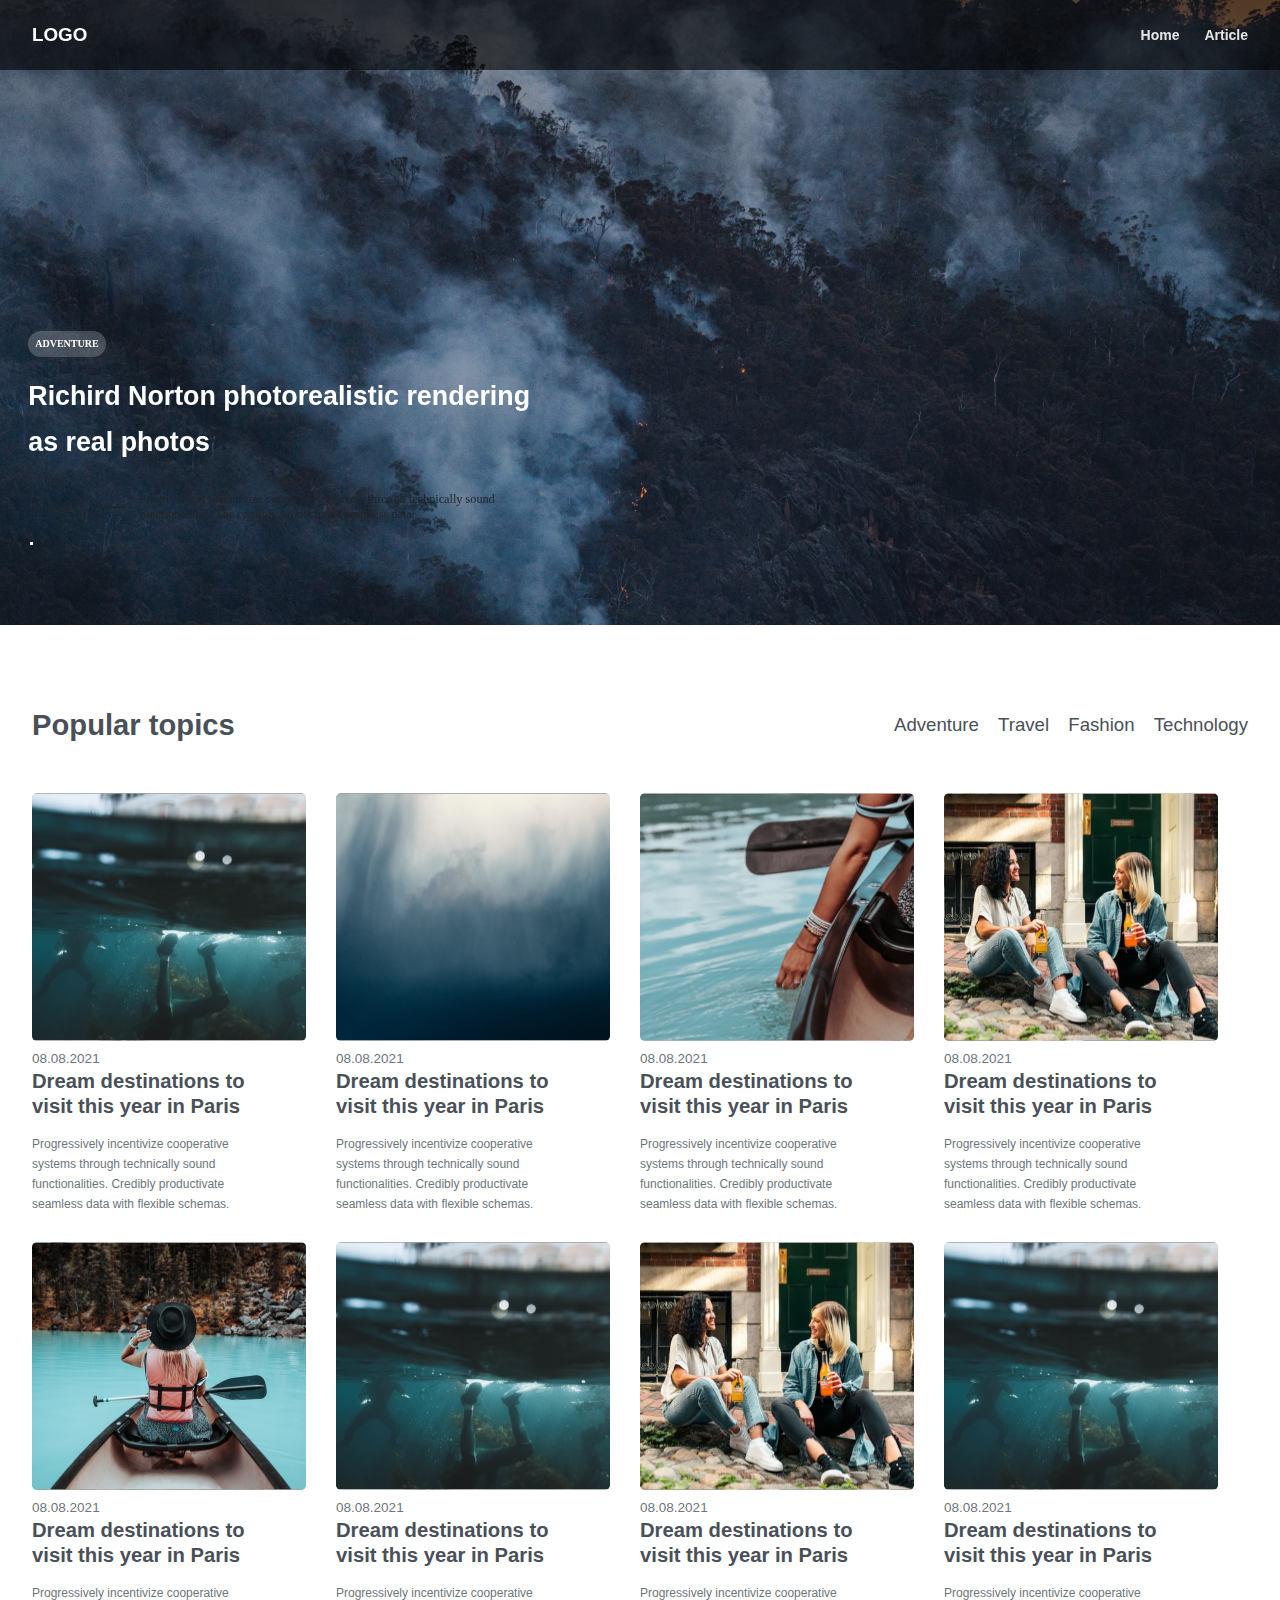
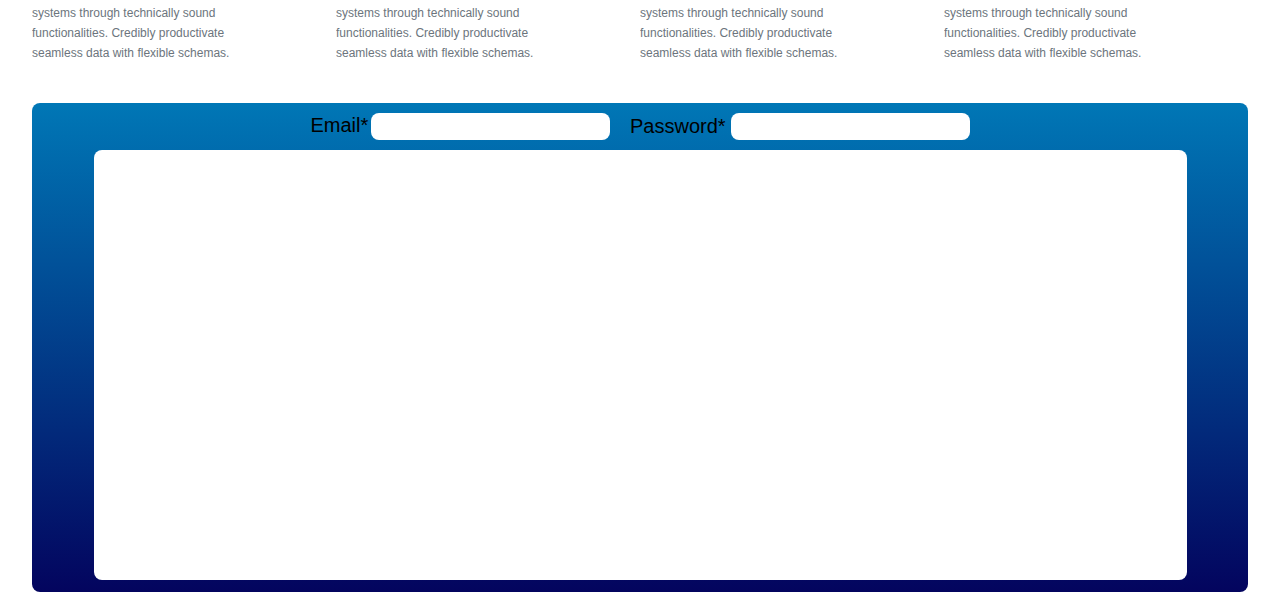
<file: index.html>
<!DOCTYPE html>
<html lang="en">
<head>
	<meta charset="UTF-8">
	<meta http-equiv="X-UA-Compatible" content="IE=edge">
	<meta name="viewport" content="width=device-width, initial-scale=1.0">
	<link rel="stylesheet" href="css/header_style.css">
	<link rel="stylesheet" href="css/main.css">
	<link rel="stylesheet" href="css/erase-default-style.css">
	<link rel="shortcut icon" href="images/photoshop.svg" type="image/x-icon">
	<title>Logo</title>
</head>
<body>
	<div id="wrapper">
		<div class="header">
			<picture>
				<source media="(min-width: 900px)" srcset="images/background_first.svg" class="header-background-image">
				<img src="images/Image.svg" class="header-background-image">
			</picture>
			<div class="header__container">
				<div class="background">
					<div class="container">
						<div class="header__items">
							<div class="header__item_logo">
								Logo
							</div>
							<ul class="header__navigation">
								<li class="header__navigation_item">Home</li>
								<li class="header__navigation_item">Article</li>
							</ul>
						</div>
					</div>
				</div>
				<div class="header__text_container">
					<div class="container">
						<div class="container header__text-itemscontainer">
							<div class="category">ADVENTURE</div>
							<div class="header__title">
								Richird Norton photorealistic rendering as real photos
							</div>
							<div class="header__text_grid-container">
								<div class="date">
									08.08.2021
								</div>
								<div class="emty__element"></div>
								<div class="text">
									Progressively incentivize cooperative systems through technically sound functionalities. The
									credibly productivate seamless data.
								</div>
							</div>
							<ul class="dots">
								<li class="dot"></li>
								<li class="dot"></li>
								<li class="dot"></li>
							</ul>
						</div>
					</div>
				</div>
			</div>
		</div>
		<div class="main">
			<div class="container">
				<div class="main__items">
					<div class="header__main">
						<div class="header__main_logo">Popular topics</div>
						<ul class="main__navigation">
							<li class="main__navigation_item">Adventure</li>
							<li class="main__navigation_item">Travel</li>
							<li class="main__navigation_item">Fashion</li>
							<li class="main__navigation_item">Technology</li>
						</ul>
					</div>
					<div class="main__container">
							<div class="firts__item">
								<figure>
									<img src="images/Blog Image (1).svg" alt="blog">
									<figcaption class="main__date">08.08.2021</figcaption>
								</figure>
								<div class="main__text-body">
									<div class="main__title">
										Dream destinations to visit this
										year in Paris
									</div>
									<div class="main__blog_text">
										Progressively incentivize cooperative systems through
										technically sound functionalities. Credibly productivate
										seamless data with flexible schemas.
									</div>
								</div>
							</div>
							<div class="firts__item">
								<figure>
									<img src="images/Blog Image (6).svg" alt="blog">
									<figcaption class="main__date">08.08.2021</figcaption>
								</figure>
								<div class="main__text-body">
									<div class="main__title">
										Dream destinations to visit this
										year in Paris
									</div>
									<div class="main__blog_text">
										Progressively incentivize cooperative systems through
										technically sound functionalities. Credibly productivate
										seamless data with flexible schemas.
									</div>
								</div>
							</div>
							<div class="firts__item">
								<figure>
									<img src="images/Blog Image (2).svg" alt="blog">
									<figcaption class="main__date">08.08.2021</figcaption>
								</figure>
								<div class="main__text-body">
									<div class="main__title">
										Dream destinations to visit this
										year in Paris
									</div>
									<div class="main__blog_text">
										Progressively incentivize cooperative systems through
										technically sound functionalities. Credibly productivate
										seamless data with flexible schemas.
									</div>
								</div>
							</div>
							<div class="firts__item">
								<figure>
									<img src="images/Blog Image (4).svg" alt="blog">
									<figcaption class="main__date">08.08.2021</figcaption>
								</figure>
								<div class="main__text-body">
									<div class="main__title">
										Dream destinations to visit this
										year in Paris
									</div>
									<div class="main__blog_text">
										Progressively incentivize cooperative systems through
										technically sound functionalities. Credibly productivate
										seamless data with flexible schemas.
									</div>
								</div>
							</div>
							<div class="firts__item">
								<figure>
									<img src="images/Blog Image.svg" alt="blog">
									<figcaption class="main__date">08.08.2021</figcaption>
								</figure>
								<div class="main__text-body">
									<div class="main__title">
										Dream destinations to visit this
										year in Paris
									</div>
									<div class="main__blog_text">
										Progressively incentivize cooperative systems through
										technically sound functionalities. Credibly productivate
										seamless data with flexible schemas.
									</div>
								</div>
							</div>
							<div class="firts__item">
								<figure>
									<img src="images/Blog Image (1).svg" alt="blog">
									<figcaption class="main__date">08.08.2021</figcaption>
								</figure>
								<div class="main__text-body">
									<div class="main__title">
										Dream destinations to visit this
										year in Paris
									</div>
									<div class="main__blog_text">
										Progressively incentivize cooperative systems through
										technically sound functionalities. Credibly productivate
										seamless data with flexible schemas.
									</div>
								</div>
							</div>
							<div class="firts__item">
								<figure>
									<img src="images/Blog Image (4).svg" alt="blog">
									<figcaption class="main__date">08.08.2021</figcaption>
								</figure>
								<div class="main__text-body">
									<div class="main__title">
										Dream destinations to visit this
										year in Paris
									</div>
									<div class="main__blog_text">
										Progressively incentivize cooperative systems through
										technically sound functionalities. Credibly productivate
										seamless data with flexible schemas.
									</div>
								</div>
							</div>
							<div class="firts__item">
								<figure>
									<img src="images/Blog Image (1).svg" alt="blog">
									<figcaption class="main__date">08.08.2021</figcaption>
								</figure>
								<div class="main__text-body">
									<div class="main__title">
										Dream destinations to visit this
										year in Paris
									</div>
									<div class="main__blog_text">
										Progressively incentivize cooperative systems through
										technically sound functionalities. Credibly productivate
										seamless data with flexible schemas.
									</div>
								</div>
							</div>
					</div>
					<div class="leave__post">
						<form action="#">
							<div class="user__information">
								<div class="user__information_item">
									<label for="email" class="title">Email*</label>
									<input type="email" name="email" id="email" class="post__item" required>
								</div>
								<div class="user__information__item">
									<label for="password" class="title">Password*</label>
									<input type="password" name="password" id="password" class="post__item" required>
								</div>
							</div>
							<div class="comment">
								<textarea name="comment" id="comment" cols="100" rows="20" class="post__item" required></textarea>
							</div>
						</form>
					</div>
				</div>
			</div>
		</div>
	</div>
</body>
<br>
</html>
</file>
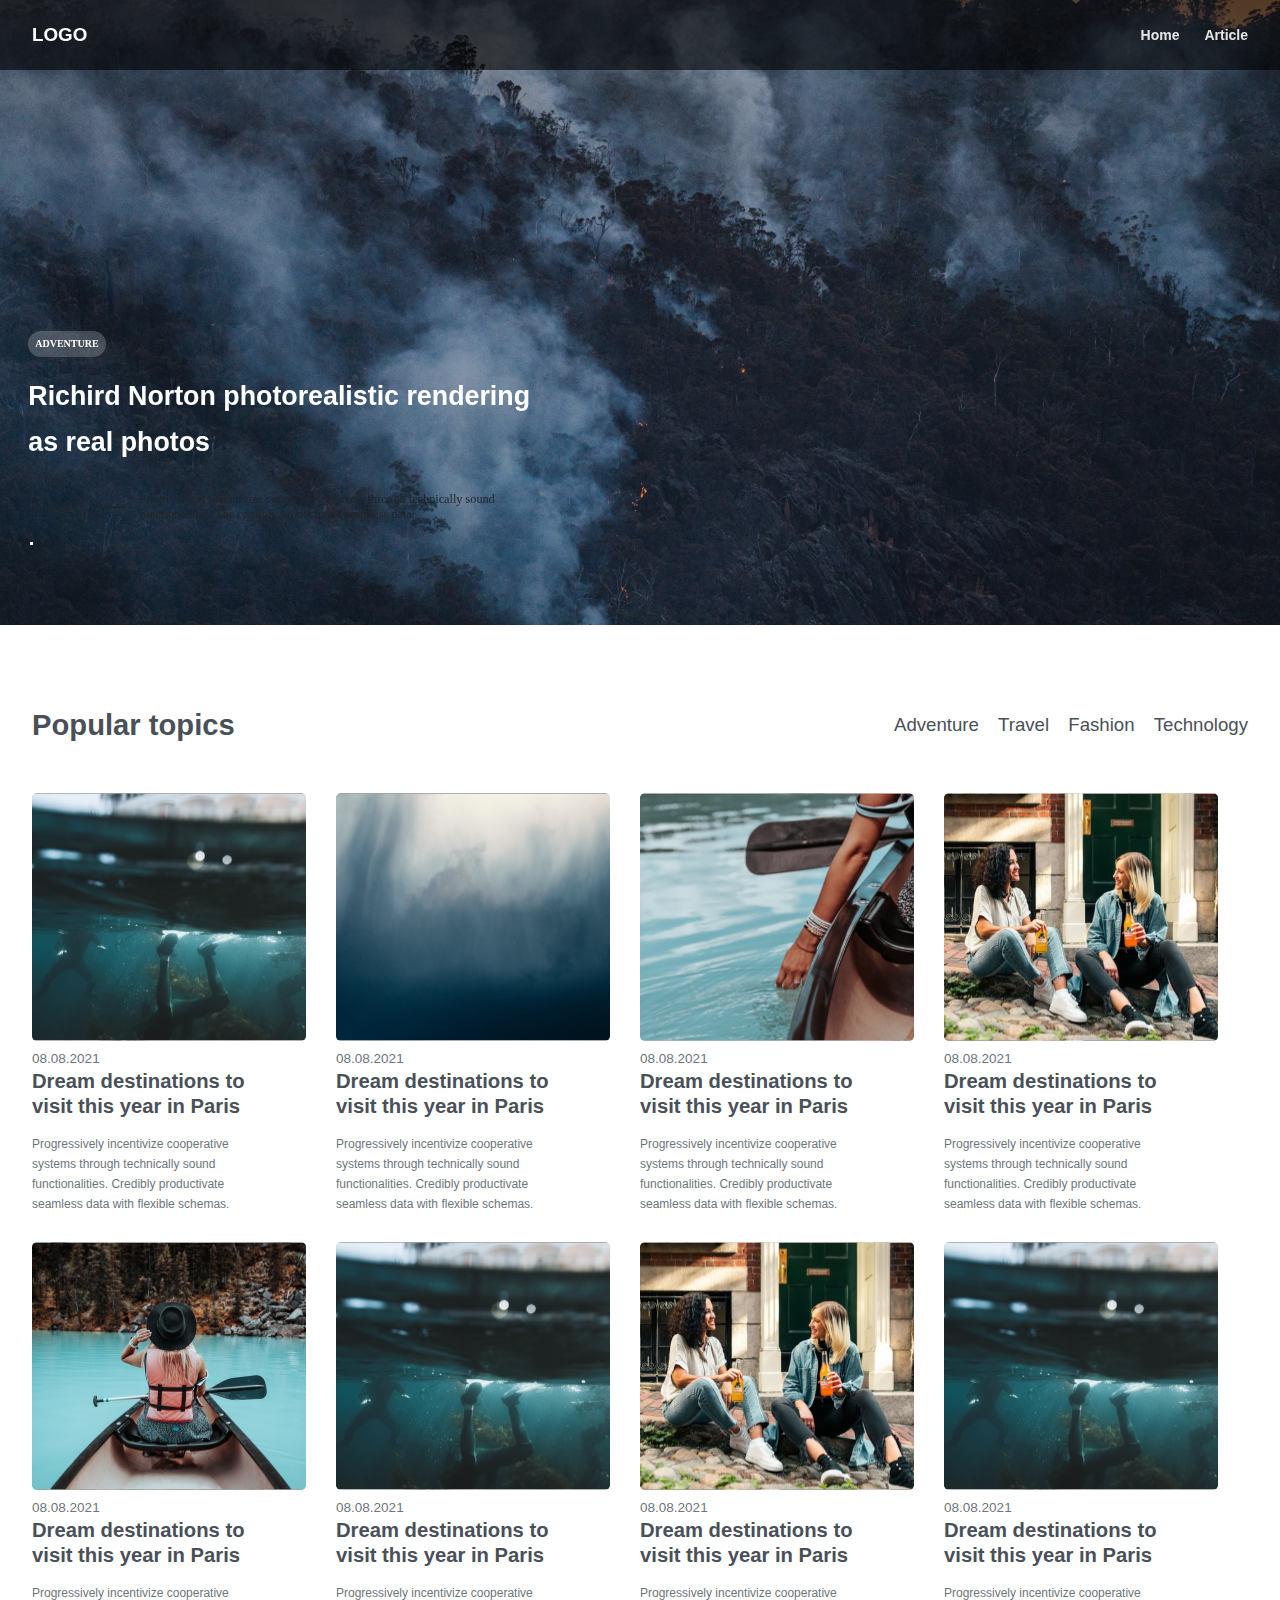
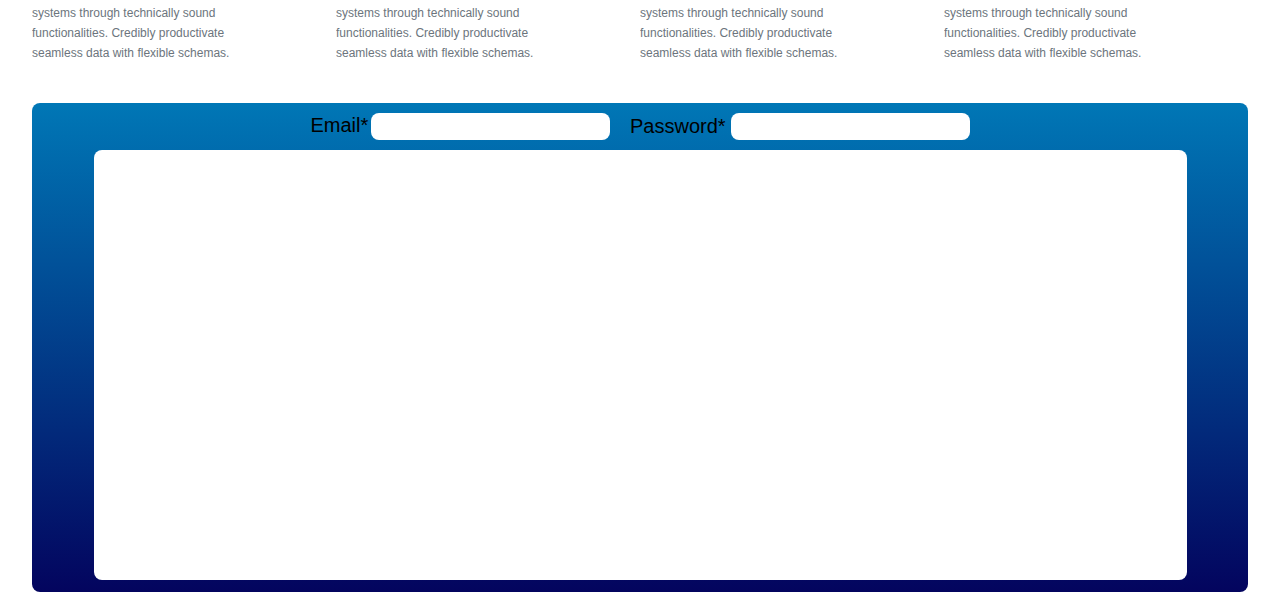
<file: html/index.html>
<!DOCTYPE html>
<html lang="en">
<head>
	<meta charset="UTF-8">
	<meta http-equiv="X-UA-Compatible" content="IE=edge">
	<meta name="viewport" content="width=device-width, initial-scale=1.0">
	<link rel="stylesheet" href="/css/header_style.css">
	<link rel="stylesheet" href="/css/main.css">
	<link rel="stylesheet" href="/css/erase-default-style.css">
	<link rel="shortcut icon" href="/images/photoshop.svg" type="image/x-icon">
	<title>Logo</title>
</head>
<body>
	<div id="wrapper">
		<div class="header">
			<picture>
				<source media="(min-width: 900px)" srcset="/images/background_first.svg" class="header-background-image">
				<img src="/images/Image.svg" class="header-background-image">
			</picture>
			<div class="header__container">
				<div class="background">
					<div class="container">
						<div class="header__items">
							<div class="header__item_logo">
								Logo
							</div>
							<ul class="header__navigation">
								<li class="header__navigation_item">Home</li>
								<li class="header__navigation_item">Article</li>
							</ul>
						</div>
					</div>
				</div>
				<div class="header__text_container">
					<div class="container">
						<div class="container header__text-itemscontainer">
							<div class="category">ADVENTURE</div>
							<div class="header__title">
								Richird Norton photorealistic rendering as real photos
							</div>
							<div class="header__text_grid-container">
								<div class="date">
									08.08.2021
								</div>
								<div class="emty__element"></div>
								<div class="text">
									Progressively incentivize cooperative systems through technically sound functionalities. The
									credibly productivate seamless data.
								</div>
							</div>
							<ul class="dots">
								<li class="dot"></li>
								<li class="dot"></li>
								<li class="dot"></li>
							</ul>
						</div>
					</div>
				</div>
			</div>
		</div>
		<div class="main">
			<div class="container">
				<div class="main__items">
					<div class="header__main">
						<div class="header__main_logo">Popular topics</div>
						<ul class="main__navigation">
							<li class="main__navigation_item">Adventure</li>
							<li class="main__navigation_item">Travel</li>
							<li class="main__navigation_item">Fashion</li>
							<li class="main__navigation_item">Technology</li>
						</ul>
					</div>
					<div class="main__container">
							<div class="firts__item">
								<figure>
									<img src="/images/Blog Image (1).svg" alt="blog">
									<figcaption class="main__date">08.08.2021</figcaption>
								</figure>
								<div class="main__text-body">
									<div class="main__title">
										Dream destinations to visit this
										year in Paris
									</div>
									<div class="main__blog_text">
										Progressively incentivize cooperative systems through
										technically sound functionalities. Credibly productivate
										seamless data with flexible schemas.
									</div>
								</div>
							</div>
							<div class="firts__item">
								<figure>
									<img src="/images/Blog Image (6).svg" alt="blog">
									<figcaption class="main__date">08.08.2021</figcaption>
								</figure>
								<div class="main__text-body">
									<div class="main__title">
										Dream destinations to visit this
										year in Paris
									</div>
									<div class="main__blog_text">
										Progressively incentivize cooperative systems through
										technically sound functionalities. Credibly productivate
										seamless data with flexible schemas.
									</div>
								</div>
							</div>
							<div class="firts__item">
								<figure>
									<img src="/images/Blog Image (2).svg" alt="blog">
									<figcaption class="main__date">08.08.2021</figcaption>
								</figure>
								<div class="main__text-body">
									<div class="main__title">
										Dream destinations to visit this
										year in Paris
									</div>
									<div class="main__blog_text">
										Progressively incentivize cooperative systems through
										technically sound functionalities. Credibly productivate
										seamless data with flexible schemas.
									</div>
								</div>
							</div>
							<div class="firts__item">
								<figure>
									<img src="/images/Blog Image (4).svg" alt="blog">
									<figcaption class="main__date">08.08.2021</figcaption>
								</figure>
								<div class="main__text-body">
									<div class="main__title">
										Dream destinations to visit this
										year in Paris
									</div>
									<div class="main__blog_text">
										Progressively incentivize cooperative systems through
										technically sound functionalities. Credibly productivate
										seamless data with flexible schemas.
									</div>
								</div>
							</div>
							<div class="firts__item">
								<figure>
									<img src="/images/Blog Image.svg" alt="blog">
									<figcaption class="main__date">08.08.2021</figcaption>
								</figure>
								<div class="main__text-body">
									<div class="main__title">
										Dream destinations to visit this
										year in Paris
									</div>
									<div class="main__blog_text">
										Progressively incentivize cooperative systems through
										technically sound functionalities. Credibly productivate
										seamless data with flexible schemas.
									</div>
								</div>
							</div>
							<div class="firts__item">
								<figure>
									<img src="/images/Blog Image (1).svg" alt="blog">
									<figcaption class="main__date">08.08.2021</figcaption>
								</figure>
								<div class="main__text-body">
									<div class="main__title">
										Dream destinations to visit this
										year in Paris
									</div>
									<div class="main__blog_text">
										Progressively incentivize cooperative systems through
										technically sound functionalities. Credibly productivate
										seamless data with flexible schemas.
									</div>
								</div>
							</div>
							<div class="firts__item">
								<figure>
									<img src="/images/Blog Image (4).svg" alt="blog">
									<figcaption class="main__date">08.08.2021</figcaption>
								</figure>
								<div class="main__text-body">
									<div class="main__title">
										Dream destinations to visit this
										year in Paris
									</div>
									<div class="main__blog_text">
										Progressively incentivize cooperative systems through
										technically sound functionalities. Credibly productivate
										seamless data with flexible schemas.
									</div>
								</div>
							</div>
							<div class="firts__item">
								<figure>
									<img src="/images/Blog Image (1).svg" alt="blog">
									<figcaption class="main__date">08.08.2021</figcaption>
								</figure>
								<div class="main__text-body">
									<div class="main__title">
										Dream destinations to visit this
										year in Paris
									</div>
									<div class="main__blog_text">
										Progressively incentivize cooperative systems through
										technically sound functionalities. Credibly productivate
										seamless data with flexible schemas.
									</div>
								</div>
							</div>
					</div>
					<div class="leave__post">
						<form action="#">
							<div class="user__information">
								<div class="user__information_item">
									<label for="email" class="title">Email*</label>
									<input type="email" name="email" id="email" class="post__item" required>
								</div>
								<div class="user__information__item">
									<label for="password" class="title">Password*</label>
									<input type="password" name="password" id="password" class="post__item" required>
								</div>
							</div>
							<div class="comment">
								<textarea name="comment" id="comment" cols="100" rows="20" class="post__item" required></textarea>
							</div>
						</form>
					</div>
				</div>
			</div>
		</div>
	</div>
</body>
<br>
</html>
</file>
<file: css/header_style.css>
@import url(/css/fonts.css);
@import url(/css/colors.css);

.header-background-image {
	display: none;
}

@media screen and (min-width: 900px) {
	.header-background-image {
		display: inline;
		width: 100%;
		min-height: 100%;
		object-fit: cover;
		position: relative;
		top: 0;
		left: 0;
	}
	.header {
		width: 100%;
		height: 625px;
		margin: 0 auto;
	}
}

@media screen and (max-width: 900px) and (min-width: 584px) {
	.header {
		background-color: var(--header-default-bg-color);
	}
	.header {
		width: 100%;
		height: 625px;
		margin: 0 auto;
	}
}

.header__items {
	height: 50px;
}

.header__item_logo {
	text-transform: uppercase;
	font-family: "Lora", "gloria", sans-serif;
	font-style: normal;
	font-weight: 700;
	font-size: calc(0.6rem + 1vw);
	line-height: 22px;
	color: var(--header-logo);
}

.header__text_container {
	display: none;
}

.background {
	background-color: var(--header-bg-color-darker);
	width: 100%;
	height: 70px;
	position: fixed;
}

@media screen and (min-width: 584px) {
	.background {
		background-color: var(--header-bg-color);
	}
}

.header__container {
	width: 100%;
	height: 100%;
	position: absolute;
	z-index: 2;
	top: 0;
	left: 0;
}
.header__items {
	height: 100%;
	display: grid;
	grid-auto-flow: column;
	justify-content: space-between;
	align-items: center;
}
.header__navigation {
	display: grid;
	grid-auto-flow: column;
	column-gap: 25px;
	font-weight: 700;
	font-size: 14px;
	line-height: 16px;
	color: var(--header-menu);
}
.header__navigation_item {
	font-family: "Roboto", "polarbear", sans-serif;
	font-style: normal;
	font-weight: 700;
	font-size: calc(0.3rem +1vw);
	line-height: 16px;
	color: var(--header-menu);
}

.header__navigation_item:hover {
	text-decoration: underline;
	text-decoration-color: var(--text-decor-color);
	color: var(--header-logo);
	cursor: pointer;
}

@media screen and (max-width: 1632px) and (min-width: 584px) {
	.category {
		width: max-content;
		font-family: "roboto";
		font-style: normal;
		font-weight: 700;
		font-size: 10px;
		line-height: 12px;
		padding: 7px;
		border-radius: 15px;
		background-color: rgba(255, 255, 255, 0.2);
		color: var(--header-logo);
	}
	.header__text_container {
		display: block;
		overflow: hidden;
		position: absolute;
		margin-top: 315px;
		width: 580px;
		height: 250px;
	}

	.header__text-itemscontainer {
		display: grid;
		grid-auto-flow: row;
		align-content: space-evenly;
	}

	.header__title {
		font-family: "lora", "polarbear", sans-serif;
		font-style: normal;
		font-weight: 700;
		font-size: calc(1.4rem + 1vw);
		line-height: 46px;
		color: var(--header-logo);
	}
	.header__text_grid-container {
		padding: 10px 0 0 0;
		font-size: calc(0.2rem + 0.8vw);
		display: grid;
		grid-auto-flow: column;
		align-items: center;
		column-gap: 13px;
	}
	.date {
	}
	.emty__element {
		width: 30px;
		height: 0px;
		border: 0.5px solid;
	}
	.text {
	}

	.dots {
		padding: 0 15px;
		display: flex;
		align-items: flex-end;
		gap: 15px;
		list-style-type: circle;
	}

	.dot:first-child {
		list-style-type: square;
		color: var(--header-logo);
	}
}

@media screen and (max-width: 700px) {
}
</file>
<file: css/main.css>
@import url(/css/colors.css);
@import url(/css/fonts.css);

.main {
}

.main__items {
	display: grid;
	grid-auto-flow: row;
	row-gap: 20px;
	font-family: "lora", "roboto", sans-serif;
}

.header__main {
	height: 40px;
	display: flex;
	justify-content: space-between;
	align-items: center;
}
.header__main_logo {
	font-style: normal;
	font-weight: 700;
	font-size: calc(1rem + 1.5vw);
	line-height: 46px;
	color: var(--main-header);
}
.main__navigation {
	display: grid;
	grid-auto-flow: column;
	column-gap: 1.5vw;
}
.main__navigation_item {
	color: var(--main-header);
	font-size: calc(0.2rem + 1.3vw);
}

.main__container {
	display: flex;
	flex-direction: column;
	align-items: center;
	justify-content: space-evenly;
	min-height: 100%;
	width: 100%;
}

.firts__item {
	width: 90%;
}

.firts__item > figure > img {
	width: 100%;
	height: 100%;
}

.main__date {
	font-weight: 400;
	font-size: calc(0.2rem + 0.9vw);
	line-height: 15px;
	color: var(--main-body);
}

.main__title {
	font-style: normal;
	font-weight: 700;
	font-size: calc(1rem + 0.8vw);
	line-height: 25px;
	color: var(--main-header);
}
.main__blog_text {
	font-weight: 400;
	font-size: 12px;
	line-height: 20px;
	color: var(--main-body);
}

.leave__post {
	width: 100%;
	display: flex;
	justify-content: center;
	padding: 10px;
	background: linear-gradient(#0077b6, #03045e);
	border-radius: 8px;
}
.user__information {
	display: flex;
	justify-content: center;
	gap: 20px;
	margin: 0 0 10px 0;
}

.user__information__item {
	display: flex;
	align-items: center;
	gap: 5px;
}
.title {
	font-size: 20px;
	color: #000;
}
.post__item {
	border-radius: 8px;
	border: none;
}
#comment {
	resize: none;
	font-family: "roboto";
	font-style: normal;
	font-weight: 700;
	font-size: 18px;
	letter-spacing: 2px;
}

@media screen and (min-width: 630px) {
	.main__items {
		row-gap: 40px;
	}

	.firts__item > figure > img:hover {
		transition: all 0.4s;
		opacity: 0.8;
	}

	.main__container {
		display: grid;
		grid-template-columns: repeat(auto-fit, 25%);
		align-items: start;
		row-gap: 20px;
		width: 100%;
		height: max-content;
	}

	.firts__item {
		display: grid;
		grid-auto-flow: row;
		row-gap: 20px;
		overflow: hidden;
	}

	.main__text-body {
		display: grid;
		grid-auto-flow: row;
		row-gap: 15px;
		width: 80%;
	}
}
</file>
<file: css/erase-default-style.css>
@import url(/css/colors.css);
*,
*::before,
*::after {
	margin: 0;
	padding: 0;
	text-decoration: none;
	box-sizing: border-box;
	color: #212529;
}

#wrapper {
	display: grid;
	grid-auto-flow: row;
	row-gap: 80px;
	width: 100%;
}

html {
	font-size: 10px;
}

ul,
ol {
	list-style-type: none;
}

input,
textarea,
button {
	padding: 5px 20px;
	font-size: 1.5rem;
}

a,
a:link,
a:hover,
a:active,
a:focus,
a:visited {
	outline: none;
	color: #000;
}

.container {
	max-width: 95%;
	height: 100%;
	margin: 0 auto;
}

*::selection {
	color: var(--selection);
}

*:focus {
	outline: none;
	box-shadow: 0 0 10px #000;
}

::-webkit-scrollbar {
	background: linear-gradient(-45deg, #3043578e, #18202a);
}

::-webkit-scrollbar-thumb {
	background: linear-gradient(45deg, #3043578e, #18202a);
	border-left: 2px dashed black;
}
</file>
